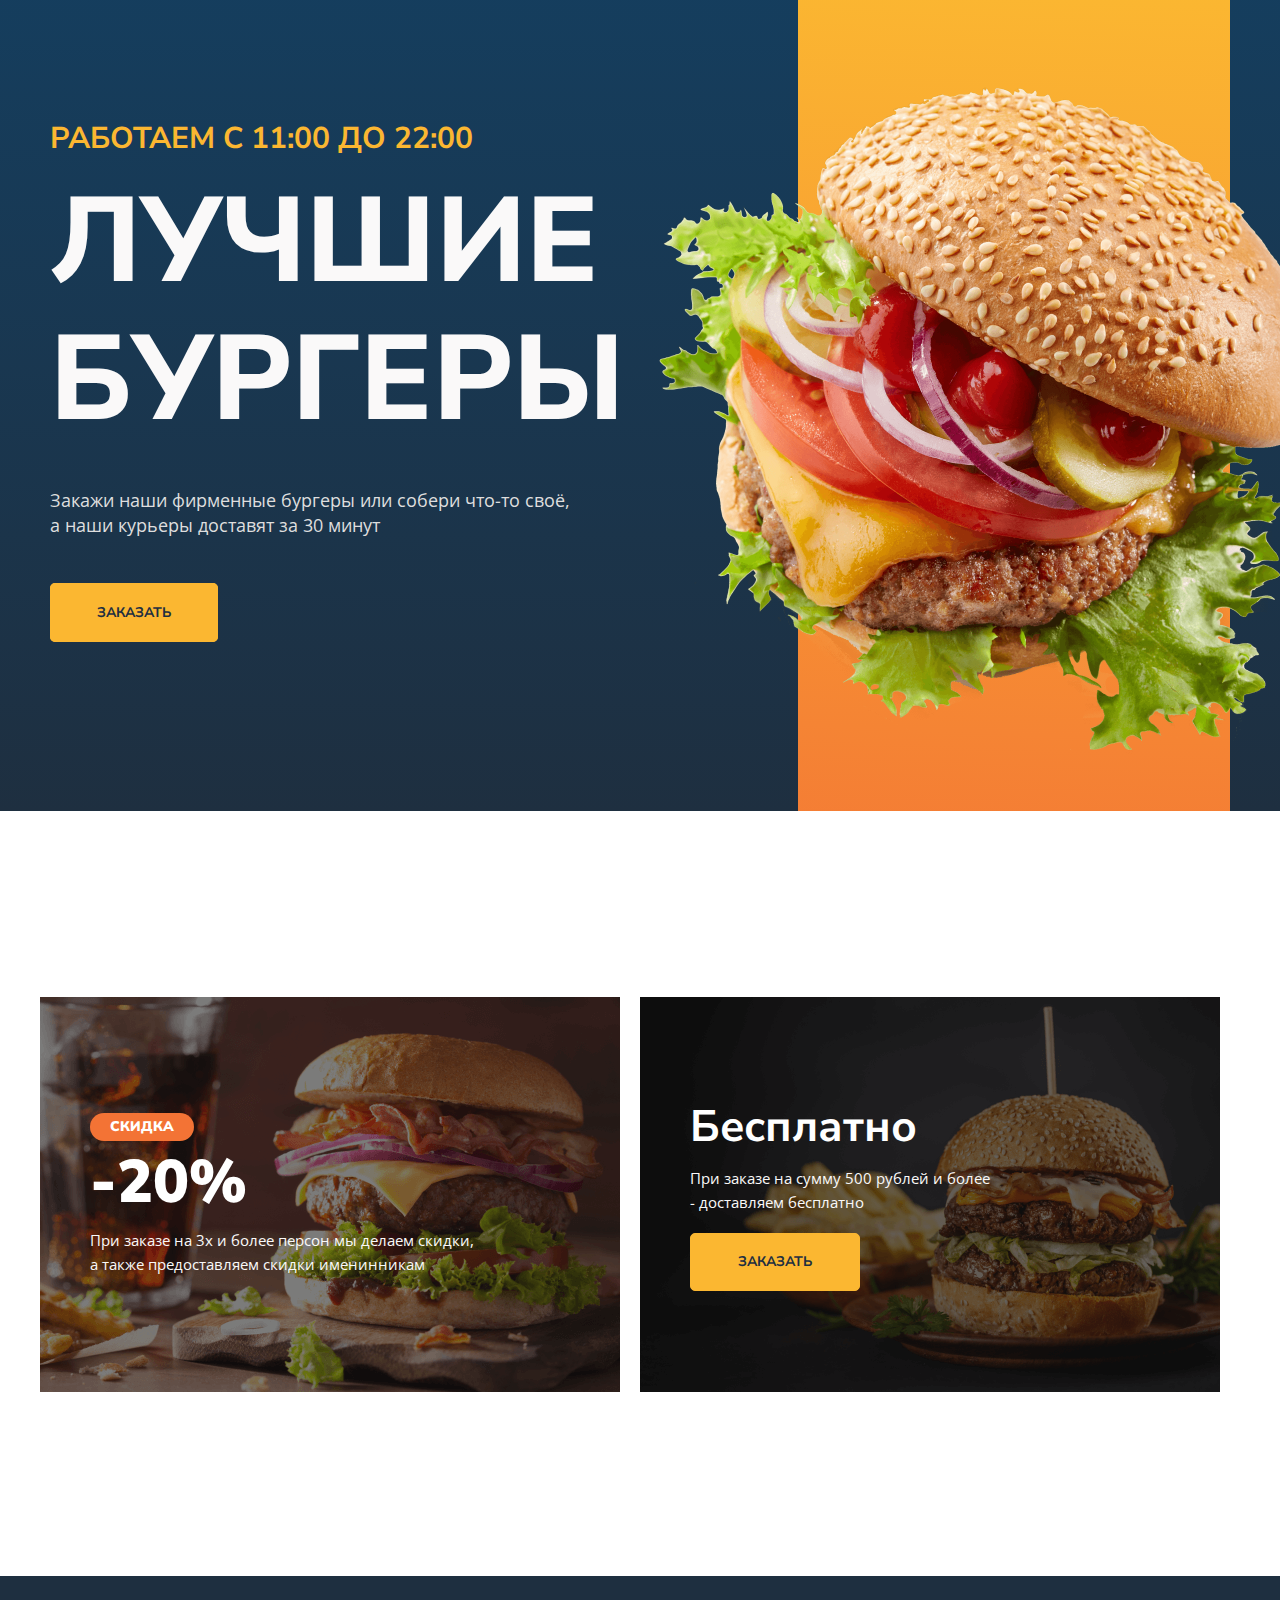
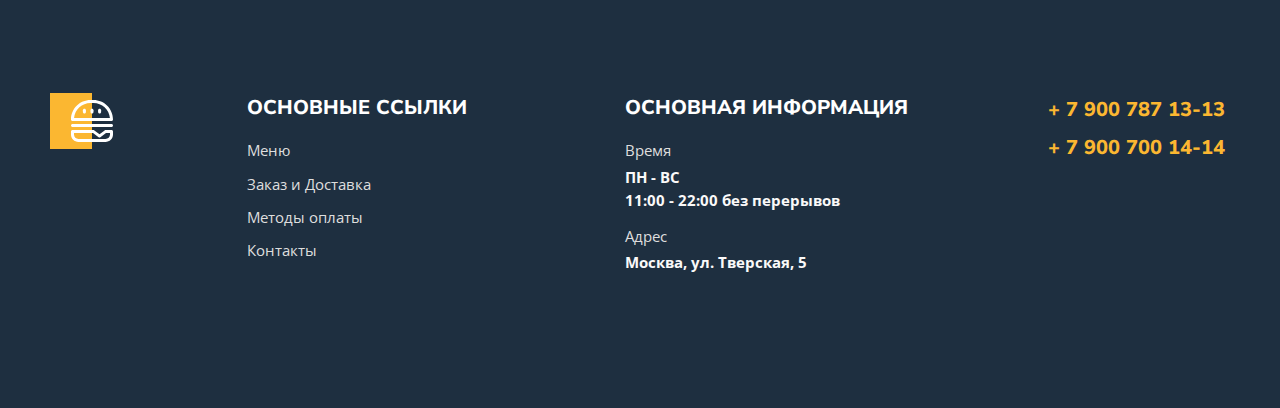
<file: index.html>
<!DOCTYPE html>
<html lang="en">

<head>
	<meta charset="UTF-8">
	<meta http-equiv="X-UA-Compatible" content="IE=edge">
	<meta name="viewport" content="width=device-width, initial-scale=1.0">
	<title>Burger</title>
	<link rel="preconnect" href="https://fonts.googleapis.com">
	<link rel="preconnect" href="https://fonts.gstatic.com" crossorigin>
	<link
		href="https://fonts.googleapis.com/css2?family=Lato:wght@700&family=Nunito+Sans:wght@600;700;800;900&family=Open+Sans:wght@400;600;700&display=swap"
		rel="stylesheet">
	<link rel="stylesheet" href="css/normalize.css">
	<link rel="stylesheet" href="css/main.css">
	<link rel="apple-touch-icon" sizes="512x512" href="image/favicon/android-chrome-512x512.png">
	<link rel="icon" type="image/png" sizes="192x192" href="image/favicon/android-chrome-192x192.png">
	<link rel="icon" sizes="16x16" href="image/favicon/favicon.ico">
	<link rel="apple-touch-icon" sizes="180x180" href="image/favicon/apple-touch-icon.png">
	<link rel="icon" type="image/png" sizes="32x32" href="image/favicon/favicon-32x32.png">
	<link rel="icon" type="image/png" sizes="16x16" href="image/favicon/favicon-16x16.png">
	<link rel="mask-icon" href="image/favicon/safari-pinned-tab.svg" color="#5bbad5">
	<meta name="msapplication-TileColor" content="#da532c">
	<meta name="theme-color" content="#ffffff">
</head>

<body>
	<div class="wrapper">
		<div class="baner">
			<div class="container">
				<div class="baner-row">
					<div class="baner-item">
						<h2 class="baner-subtitle">работаем с 11:00 до 22:00</h2>
						<h1 class="baner-title">Лучшие бургеры</h1>
						<p class="baner-text">Закажи наши фирменные бургеры или собери что-то&nbsp;своё, а&nbsp;наши
							курьеры
							доставят
							за&nbsp;30&nbsp;минут</p>
						<a class="baner-order" href="menu.html">заказать</a>
					</div>
					<div class="baner-img">
						<div class="baner-bg">
							<img src="image/burger.png" alt="">
						</div>
					</div>
				</div>
			</div>
		</div>
		<div class="promo">
			<div class="container container-full">
				<div class="promo-row">
					<div class="promo-left">
						<p class="promo-sale">скидка</p>
						<p class="promo-cost">-20%</p>
						<p class="promo-description">При заказе на 3х и более персон мы делаем скидки, а также
							предоставляем
							скидки
							именинникам</p>
					</div>
					<div class="promo-right">
						<p class="promo-free">Бесплатно</p>
						<p class="promo-description">При заказе на сумму 500 рублей и более - доставляем бесплатно
						</p>
						<a href="menu.html">заказать</a>
					</div>
				</div>
			</div>
		</div>
		<footer class="footer">
			<div class="container">
				<div class="footer-row">
					<div class="footer-top">
						<div class="icon-img">
							<img src="image/icon.svg" alt="">
						</div>
						<div class="footer-phones footer-phones-icon">
							<span class="footer-call">
								<a href="tel:+79007871313 ">+ 7 900 787 13-13</a>
							</span>
							<span class="footer-call">
								<a href="tel:+79007001414">+ 7 900 700 14-14</a>
							</span>
						</div>
					</div>
					<div class="footer-links">
						<h3 class="footer-title">основные ссылки</h3>
						<ul class="footer-list">
							<li class="footer-link">
								<a href="menu.html">Меню</a>
							</li>
							<li class="footer-link">
								<a href="#">Заказ и Доставка</a>
							</li>
							<li class="footer-link">
								<a href="#">Методы оплаты</a>
							</li>
							<li class="footer-link">
								<a href="#">Контакты</a>
							</li>
						</ul>
						<div class="footer-phones footer-phones-links">
							<span class="footer-call">
								<a href="tel:+79007871313 ">+ 7 900 787 13-13</a>
							</span>
							<span class="footer-call">
								<a href="tel:+79007001414">+ 7 900 700 14-14</a>
							</span>
						</div>
					</div>
					<div class="footer-info">
						<h3 class="footer-title">основная информация</h3>
						<ul class="footer-list">
							<li class="footer-link">Время</li>
							<li class="footer-link-bold">
								<span>ПН - ВС</span>
								<span>11:00 - 22:00 без перерывов</span>
							</li>
							<li class="footer-link">Адрес</li>
							<li class="footer-link-bold">Москва, ул. Тверская, 5</li>
						</ul>
					</div>
					<div class="footer-phones">
						<span class="footer-call">
							<a href="tel:+79007871313 ">+ 7 900 787 13-13</a>
						</span>
						<span class="footer-call">
							<a href="tel:+79007001414">+ 7 900 700 14-14</a>
						</span>
					</div>
				</div>
			</div>
		</footer>

	</div>

</body>

</html>
</file>
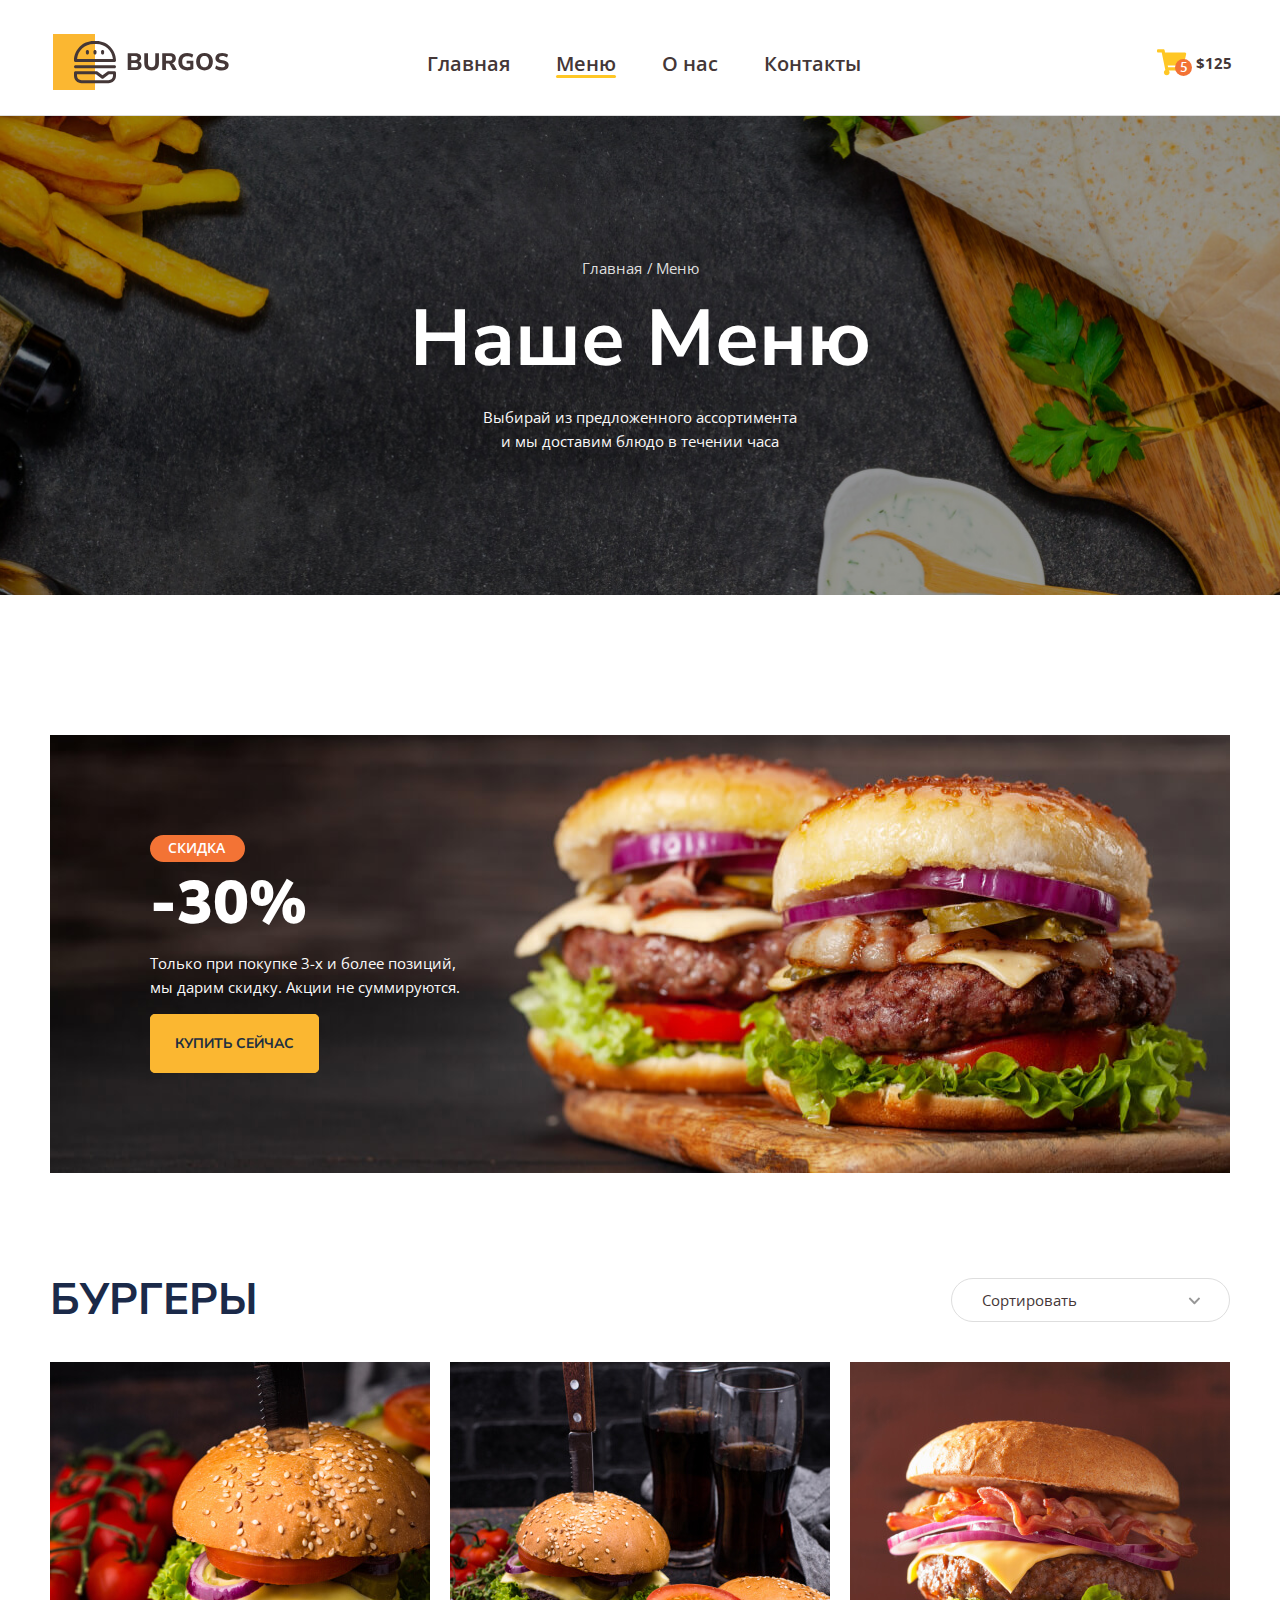
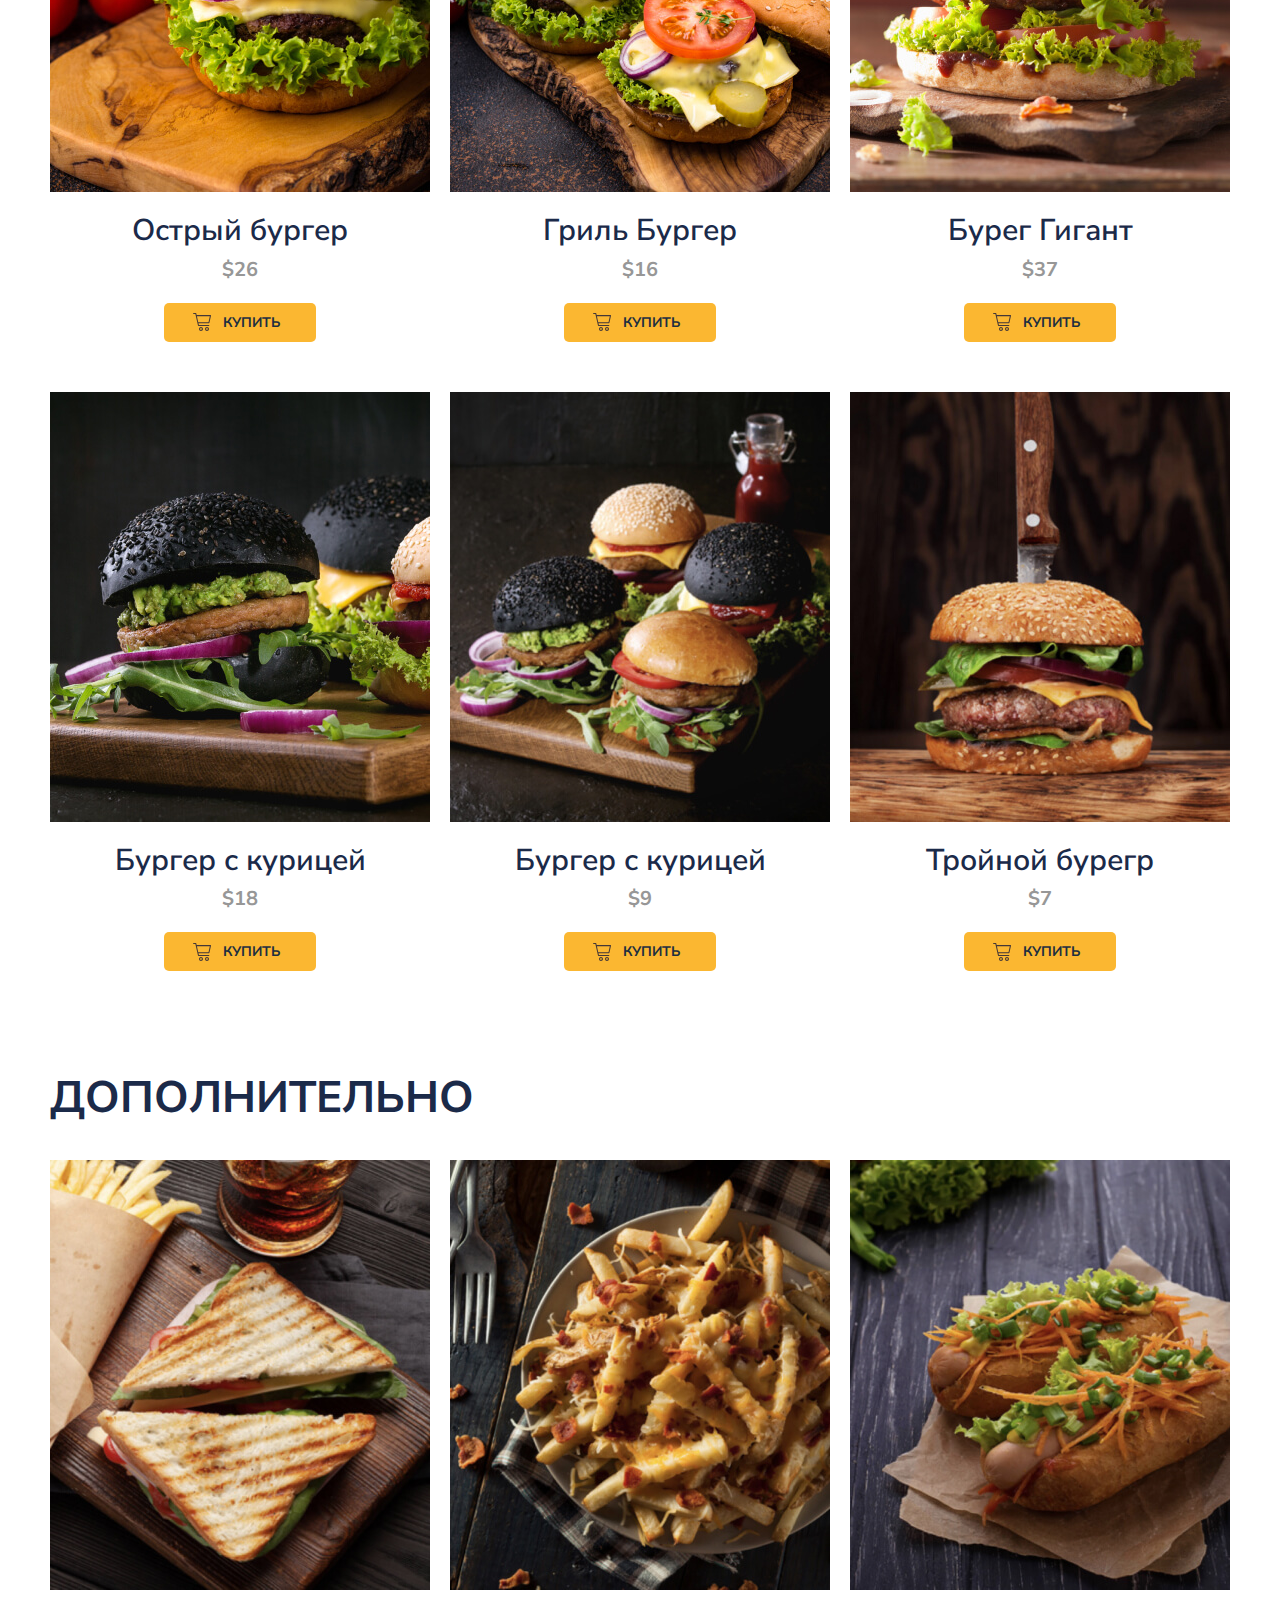
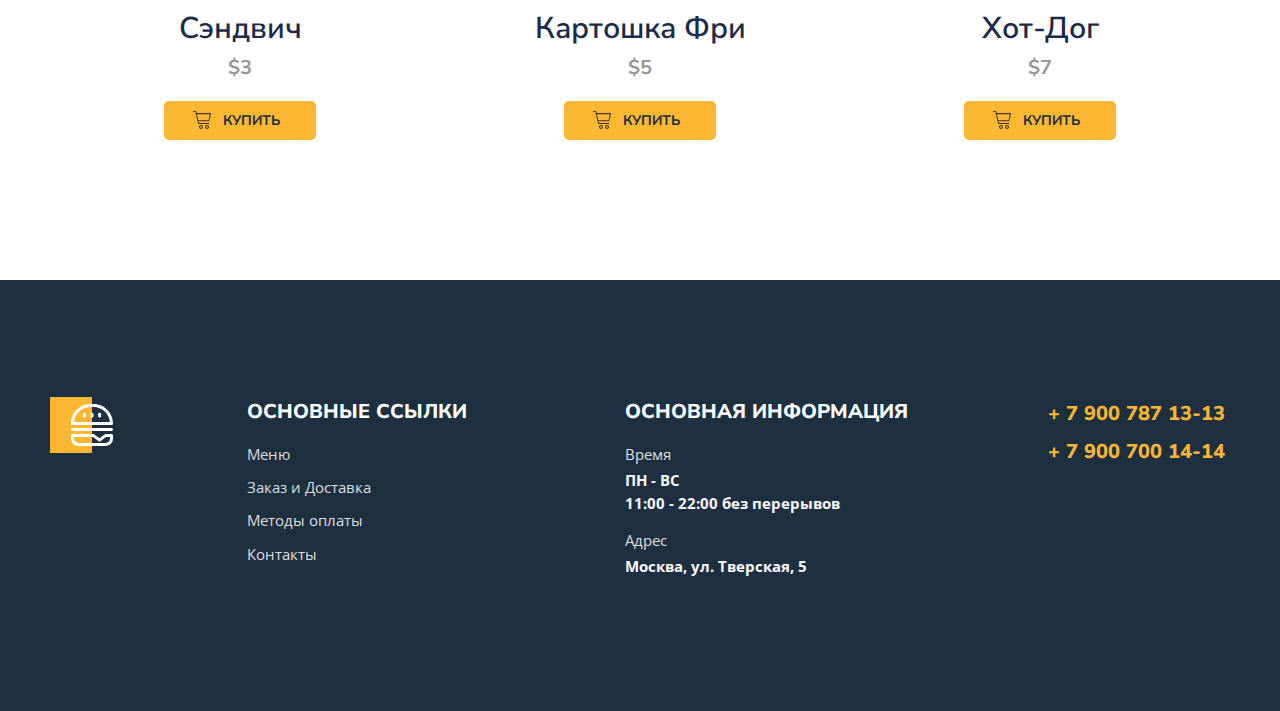
<file: menu.html>
<!DOCTYPE html>
<html lang="ru">

<head>
	<meta charset="UTF-8">
	<meta http-equiv="X-UA-Compatible" content="IE=edge">
	<meta name="viewport" content="width=device-width, initial-scale=1.0">
	<title>Burger</title>
	<link rel="preconnect" href="https://fonts.googleapis.com">
	<link rel="preconnect" href="https://fonts.gstatic.com" crossorigin>
	<link
		href="https://fonts.googleapis.com/css2?family=Lato:wght@700&family=Nunito+Sans:wght@600;700;800;900&family=Open+Sans:wght@400;600;700&display=swap"
		rel="stylesheet">
	<link rel="stylesheet" href="css/normalize.css">
	<link rel="stylesheet" href="css/main.css">
	<link rel="apple-touch-icon" sizes="512x512" href="image/favicon/android-chrome-512x512.png">
	<link rel="icon" type="image/png" sizes="192x192" href="image/favicon/android-chrome-192x192.png">
	<link rel="icon" sizes="16x16" href="image/favicon/favicon.ico">
	<link rel="apple-touch-icon" sizes="180x180" href="image/favicon/apple-touch-icon.png">
	<link rel="icon" type="image/png" sizes="32x32" href="image/favicon/favicon-32x32.png">
	<link rel="icon" type="image/png" sizes="16x16" href="image/favicon/favicon-16x16.png">
	<link rel="mask-icon" href="image/favicon/safari-pinned-tab.svg" color="#5bbad5">
	<meta name="msapplication-TileColor" content="#da532c">
	<meta name="theme-color" content="#ffffff">
</head>

<body>
	<header id="headerTop">
		<div class="container">
			<div class="header">
				<div class="header-burger">
					<button class="burger" onclick="openModal()"></button>
				</div>
				<a href="index.html" class="header-logo"></a>
				<nav>
					<ul class="header-nav">
						<li><a href="index.html">Главная</a></li>
						<li><a href="menu.html" class="active">Меню</a></li>
						<li><a href="#">О нас</a></li>
						<li><a href="#">Контакты</a></li>
					</ul>
				</nav>
				<button type="button" class="button">
					<span class="button-item">
						<img src="image/cart.svg" alt="Корзина">
						<span class="button-count">5</span>
					</span>
					<span class="button-text">$125</span>
				</button>
			</div>
		</div>
	</header>
	<div class="bg">
		<div class="container">
			<ul class="breadcrumbs">
				<li><a href="index.html">Главная</a></li>
				<li><a href="menu.html">Меню</a></li>
			</ul>
			<h1 class="title">Наше Меню</h1>
			<p class="describtion">Выбирай из предложенного ассортимента и мы доставим блюдо в течении часа</p>
		</div>
	</div>
	<main>
		<div class="banner">
			<div class="container">
				<div class="banner-box">
					<h1 class="banner-title">
						<span>скидка</span>
						-30%
					</h1>
					<p class="banner-text">Только при покупке 3-х и более позиций,
						мы дарим скидку. Акции не суммируются.</p>
					<a href="#menuBurger" class="banner-link">купить сейчас</a>
				</div>
			</div>
		</div>
		<section class="menu" id="menuBurger">
			<div class="container">
				<div class="menu-header">
					<h2 class="menu-title">Бургеры</h2>
					<select class="menu-select">
						<option value="">Сортировать</option>
						<option value="up">По возрастанию</option>
						<option value="down">По убыванию</option>
					</select>
				</div>
				<div class="menu-grid">
					<div class="menu-grid-item">
						<div class="menu-grid-cover">
							<img src="image/menu/01.jpg" alt="Острый бургер">
						</div>
						<p class="menu-grid-title">Острый бургер</p>
						<p class="menu-grid-price">$26</p>
						<button type="button" class="menu-grid-btn">
							<span class="menu-grid-icon"></span>
							<span class="menu-grid-text">купить</span>
						</button>
					</div>
					<div class="menu-grid-item">
						<div class="menu-grid-cover">
							<img src="image/menu/02.jpg" alt="Гриль Бургер">
						</div>
						<p class="menu-grid-title">Гриль Бургер</p>
						<p class="menu-grid-price">$16</p>
						<button type="button" class="menu-grid-btn">
							<span class="menu-grid-icon"></span>
							<span class="menu-grid-text">купить</span>
						</button>
					</div>
					<div class="menu-grid-item">
						<div class="menu-grid-cover">
							<img src="image/menu/03.jpg" alt="Бурег Гигант">
						</div>
						<p class="menu-grid-title">Бурег Гигант</p>
						<p class="menu-grid-price">$37</p>
						<button type="button" class="menu-grid-btn">
							<span class="menu-grid-icon"></span>
							<span class="menu-grid-text">купить</span>
						</button>
					</div>
					<div class="menu-grid-item">
						<div class="menu-grid-cover">
							<img src="image/menu/04.jpg" alt="Бургер с курицей">
						</div>
						<p class="menu-grid-title">Бургер с курицей</p>
						<p class="menu-grid-price">$18</p>
						<button type="button" class="menu-grid-btn">
							<span class="menu-grid-icon"></span>
							<span class="menu-grid-text">купить</span>
						</button>
					</div>
					<div class="menu-grid-item">
						<div class="menu-grid-cover">
							<img src="image/menu/05.jpg" alt="Бургер с курицей">
						</div>
						<p class="menu-grid-title">Бургер с курицей</p>
						<p class="menu-grid-price">$9</p>
						<button type="button" class="menu-grid-btn">
							<span class="menu-grid-icon"></span>
							<span class="menu-grid-text">купить</span>
						</button>
					</div>
					<div class="menu-grid-item">
						<div class="menu-grid-cover">
							<img src="image/menu/06.jpg" alt="Тройной бурегр">
						</div>
						<p class="menu-grid-title">Тройной бурегр</p>
						<p class="menu-grid-price">$7</p>
						<button type="button" class="menu-grid-btn">
							<span class="menu-grid-icon"></span>
							<span class="menu-grid-text">купить</span>
						</button>
					</div>
				</div>
			</div>
		</section>
		<section class="menu menu-other">
			<div class="container">
				<div class="menu-additional">
					<h2 class="menu-title">Дополнительно</h2>
				</div>
				<div class="menu-grid">
					<div class="menu-grid-item">
						<div class="menu-grid-cover other">
							<img src="image/menu/07.jpg" alt="Сэндвич">
						</div>
						<p class="menu-grid-title">Сэндвич</p>
						<p class="menu-grid-price">$3</p>
						<button type="button" class="menu-grid-btn">
							<span class="menu-grid-icon"></span>
							<span class="menu-grid-text">купить</span>
						</button>
					</div>
					<div class="menu-grid-item">
						<div class="menu-grid-cover other">
							<img src="image/menu/08.jpg" alt="Картошка Фри">
						</div>
						<p class="menu-grid-title">Картошка Фри</p>
						<p class="menu-grid-price">$5</p>
						<button type="button" class="menu-grid-btn">
							<span class="menu-grid-icon"></span>
							<span class="menu-grid-text">купить</span>
						</button>
					</div>
					<div class="menu-grid-item">
						<div class="menu-grid-cover other">
							<img src="image/menu/09.jpg" alt="Хот-Дог">
						</div>
						<p class="menu-grid-title">Хот-Дог</p>
						<p class="menu-grid-price">$7</p>
						<button type="button" class="menu-grid-btn">
							<span class="menu-grid-icon"></span>
							<span class="menu-grid-text">купить</span>
						</button>
					</div>
				</div>
			</div>
		</section>
	</main>
	<footer class="footer">
		<div class="container">
			<div class="footer-row">
				<div class="footer-top">
					<div class="icon-img">
						<img src="image/icon.svg" alt="">
					</div>
					<div class="footer-phones footer-phones-icon">
						<span class="footer-call">
							<a href="tel:+79007871313 ">+ 7 900 787 13-13</a>
						</span>
						<span class="footer-call">
							<a href="tel:+79007001414">+ 7 900 700 14-14</a>
						</span>
					</div>
				</div>
				<div class="footer-links">
					<h3 class="footer-title">основные ссылки</h3>
					<ul class="footer-list">
						<li class="footer-link">
							<a href="menu.html">Меню</a>
						</li>
						<li class="footer-link">
							<a href="#">Заказ и Доставка</a>
						</li>
						<li class="footer-link">
							<a href="#">Методы оплаты</a>
						</li>
						<li class="footer-link">
							<a href="#">Контакты</a>
						</li>
					</ul>
					<div class="footer-phones footer-phones-links">
						<span class="footer-call">
							<a href="tel:+79007871313 ">+ 7 900 787 13-13</a>
						</span>
						<span class="footer-call">
							<a href="tel:+79007001414">+ 7 900 700 14-14</a>
						</span>
					</div>
				</div>
				<div class="footer-info">
					<h3 class="footer-title">основная информация</h3>
					<ul class="footer-list">
						<li class="footer-link">Время</li>
						<li class="footer-link-bold">
							<span>ПН - ВС</span>
							<span>11:00 - 22:00 без перерывов</span>
						</li>
						<li class="footer-link">Адрес</li>
						<li class="footer-link-bold">Москва, ул. Тверская, 5</li>
					</ul>
				</div>
				<div class="footer-phones">
					<span class="footer-call">
						<a href="tel:+79007871313 ">+ 7 900 787 13-13</a>
					</span>
					<span class="footer-call">
						<a href="tel:+79007001414">+ 7 900 700 14-14</a>
					</span>
				</div>
			</div>
		</div>
	</footer>
	<a href="#headerTop" class="button-up hidden" id="btnUp">Наверх</a>
	<div class="modal" id="modal">
		<ul class="header-nav">
			<li><a href="index.html">Главная</a></li>
			<li><a href="menu.html" class="active">Меню</a></li>
			<li><a href="#">О нас</a></li>
			<li><a href="#">Контакты</a></li>
		</ul>
		<button class="burger-close" onclick="closeModal()"></button>
	</div>
	<script src="js/main.js"></script>
</body>

</html>
</file>
<file: css/main.css>
body {
	font-family: 'Nunito Sans', sans-serif;
}

a {
	transition: 0.2s;
}

header {
	border-bottom: 1px solid #DEDEDE;
}

.container {
	max-width: 1180px;
	margin: 0 auto;
	padding: 0px 15px 0px 15px;
}

.header {
	font-family: 'Open Sans', sans-serif;
	display: flex;
	align-items: center;
	justify-content: space-between;
	padding: 26px 0 25px 0;
}

.header-logo {
	display: block;
	background: url(../image/logo.svg) 100% 120%/176px 58px no-repeat;
	width: 179px;
	height: 64px;
	flex: 0 0 auto;
}

nav {
	flex: 1 0 auto;
}

.header-nav {
	display: flex;
	justify-content: left;
	list-style-type: none;
	padding: 0;
	max-width: 531px;
	margin: 14px auto 0px;
	gap: 46px;
}

.header-nav a {
	font-size: 20px;
	font-weight: 600;
	text-decoration: none;
	color: #443737;
}

.header-nav a:hover {
	color: #FFC725;
}

.header-nav a.active::after {
	content: "";
	width: 100%;
	height: 3px;
	border-radius: 1.5px;
	background-color: transparent;
	display: block;
}

.header-nav a.active::after {
	background-color: #FFC725;
}

.button {
	display: flex;
	align-items: center;
	background-color: transparent;
	border: none;
	padding: 0;
	gap: 10px;
	cursor: pointer;
}

.button-item {
	position: relative;
	top: 6px;
	left: 1px;
}

.button-count {
	font-family: 'Lato', sans-serif;
	font-weight: 700;
	font-size: 13px;
	color: #ffffff;
	position: absolute;
	bottom: 3px;
	right: -5px;
	width: 17px;
	height: 17px;
	line-height: 1.3;
	border-radius: 100%;
	background-color: #F37335;
}

.button-text {
	display: inline-block;
	margin: 11px -2px 0px 0px;
	font-size: 15px;
	font-weight: 700;
	color: #443737;
}

.bg {
	font-family: 'Open Sans', sans-serif;
	text-align: center;
	color: #ffffff;
	background: url(..//image/bg.jpg) center/cover no-repeat;
	padding: 142px 0;
	margin: 0px 0px 140px 0px;
}

.breadcrumbs {
	padding-left: 0;
	margin-top: 1px;
	display: flex;
	justify-content: center;
	align-items: center;
	list-style-type: none;
	gap: 8px;
}

.breadcrumbs a {
	text-decoration: none;
	font-weight: 400;
	font-size: 15px;
	color: #DEDEDE;
}

.breadcrumbs a:hover {
	color: #FFC725;
}

.breadcrumbs a::before {
	content: "/";
	position: relative;
	left: -3px;
	pointer-events: none;
}

.breadcrumbs a:hover::before {
	color: #DEDEDE;
}

.breadcrumbs li:first-child a::before {
	display: none;
}

.title {
	font-family: 'Nunito Sans', sans-serif;
	font-weight: 700;
	font-size: 79px;
	color: #FFFFFF;
	margin: 17px 0 20px 0;
}

.describtion {
	font-weight: 400;
	font-size: 15px;
	line-height: 1.6;
	max-width: 320px;
	margin: 0 auto;
	color: #FAF9F9;
}

.banner-box {
	background: url(../image/banner.jpg) 0 center /cover no-repeat;
	text-align: left;
	padding: 100px 0px 120px 100px;

}

.banner-title span {
	display: block;
	text-align: center;
	font-family: 'Open Sans', sans-serif;
	text-transform: uppercase;
	font-weight: 600;
	font-size: 14px;
	background-color: #F37335;
	max-width: 92px;
	padding: 4px 3px 5px 0px;
	line-height: 18px;
	border-radius: 14px;
	margin: 0px 0px 7px 0px;
}

.banner-title {
	font-family: 'Nunito Sans', sans-serif;
	font-weight: 900;
	font-size: 60px;
	color: #FFFFFF;
	margin: 0px 0px 0px 0px;
}

.banner-text {
	font-family: 'Open Sans', sans-serif;
	font-weight: 400;
	font-size: 15px;
	color: #FAF9F9;
	max-width: 323px;
	line-height: 24px;
	margin: 13px 0px 35px 0px;
}

.banner-link {
	font-family: 'Nunito Sans', sans-serif;
	list-style-type: none;
	text-decoration: none;
	font-weight: 700;
	font-size: 14px;
	width: 170px;
	text-transform: uppercase;
	color: #1E2F40;
	background-color: #FBB731;
	border-radius: 5px;
	padding: 19px 24px;
	border: 1px solid #FBB731;
	transition: 0.2s;
}

.banner-link:hover {
	background-color: transparent;
	color: #FFFFFF;
}

.menu {
	margin: 66px 0px 100px 0px;
}

.menu-header {
	display: flex;
	align-items: center;
	justify-content: space-between;
}

.menu-title {
	font-family: 'Nunito Sans', sans-serif;
	font-weight: 700;
	font-size: 44px;
	text-transform: uppercase;
	color: #1B2A49;
}

.menu-select {
	font-family: 'Open Sans', sans-serif;
	font-weight: 400;
	font-size: 15px;
	line-height: 24px;
	color: #443737;
	border: 1px solid #DEDEDE;
	padding: 9px 30px;
	border-radius: 22px;
	-webkit-appearance: none;
	-moz-appearance: none;
	appearance: none;
	flex-basis: 279px;
	background: url(..//image/arrow.svg) 89.3% center/12.79px 7.75px no-repeat;
}

.menu-grid {
	display: grid;
	grid-template-columns: repeat(3, 1fr);
	gap: 20px;
	margin: 0px 0px 72px 0px;
}

.menu-grid-item {
	font-family: 'Nunito Sans', sans-serif;
	text-align: center;
}

.menu-grid-cover {
	width: 100%;
	height: 430px;
	position: relative;
	overflow: hidden;
}

.menu-grid-cover img {
	position: absolute;
	top: 50%;
	left: 50%;
	transform: translate(-50%, -50%);
	-o-object-fit: cover;
	object-fit: cover;
	width: 100%;
	height: 430px;
}

.menu-grid-title {
	font-weight: 600;
	font-size: 30px;
	color: #1B2A49;
	margin: 22px 0px 9px 0px;
}

.menu-grid-price {
	font-weight: 700;
	font-size: 20px;
	color: #979797;
	margin: 0px 0px 22px 0px;
}

.menu-grid-btn {
	border: none;
	background: url(../image/cart-menu.svg) 22% center/18px 18px no-repeat;
	background-color: #FBB731;
	width: 152px;
	border-radius: 5px;
	padding: 10px 30px 10px 52px;
	margin: 0px 0px 30px 0px;
	transition: 0.2s;
}

.menu-grid-btn:hover {
	background-color: #F37335;
	cursor: pointer;
}

.menu-grid-text {
	font-weight: 700;
	font-size: 14px;
	line-height: 18px;
	text-transform: uppercase;
	color: #1E2F40;
}

main {
	padding: 0px 0px 10px 0px;
}

.menu-additional {
	margin: -28px 0px 0px 0px;
}

.footer {
	font-family: 'Nunito Sans', sans-serif;
	background-color: #1E2F40;
}

.footer-row {
	display: flex;
	justify-content: space-between;
}

.footer-top {
	margin: 117px 0px 230px 0px;
}

.icon-img {
	max-width: 63px;
	max-height: 56px;
}

.footer-links {
	margin: 120px 0px 119px 0px;
	padding: 0px 24px 0px 0px;
}

.footer-title {
	font-weight: 800;
	font-size: 20px;
	color: #FFFFFF;
	text-transform: uppercase;
	margin: 0px 0px 12px 0px;
}

.footer-list {
	font-family: 'Open Sans', sans-serif;
	list-style-type: none;
	color: #DEDEDE;
	padding: 11px 0px;
	margin: 0px;
}

.footer-link {
	margin: 0px 0px 16px 0px;
	text-decoration: none;
	font-weight: 400;
	font-size: 15px;
}

.footer-link a {
	font-family: 'Open Sans', sans-serif;
	list-style-type: none;
	color: #DEDEDE;
	padding: 11px 0px;
	margin: 0px;
	text-decoration: none;
}

.footer-link a:hover {
	color: #FBB731;
}

.footer-info {
	margin: 120px 0px 106px 0px;
	padding: 0px 6px 0px 0px;
}

.footer-link-bold {
	display: flex;
	flex-direction: column;
	font-family: 'Open Sans', sans-serif;
	font-weight: 700;
	font-size: 15px;
	color: #FAF9F9;
	margin: -7px 0px 19px 0px;
}

.footer-link-bold span:first-child {
	padding: 0px;
	margin: 0px 0px 6px 0px;
}

.footer-phones {
	display: flex;
	flex-direction: column;
	margin: 122px 5px 151px 0px;
}

.footer-call {
	margin: 0px 0px 15px 0px;
}

.footer-call a {
	text-decoration: none;
	font-weight: 800;
	font-size: 20px;
	color: #FBB731;
}

.footer-call a:hover {
	color: #FFFFFF;
}

.footer-phones-links {
	display: none;
}

.footer-phones-icon {
	display: none;
}

.button-up {
	background-color: #FBB731;
	font-size: 14px;
	line-height: 18px;
	text-transform: uppercase;
	color: #1E2F40;
	text-decoration: none;
	padding: 5px 20px;
	position: fixed;
	bottom: 20px;
	right: 20px;
	border-radius: 5px;
	transition: 1s;
}

.button-up:hover {
	background-color: #F37335;
}

.button-up.hidden {
	opacity: 0;
}

.button-up.visible {
	opacity: 1;
}

/* Modal burger */

.burger {
	height: 34px;
	width: 34px;
	background: url(../image/burger.svg) 0 center/contain no-repeat;
	background-color: transparent;
	border: none;
	cursor: pointer;
}

.modal {
	background-color: #fff8dc;
	max-width: 500px;
	text-align: center;
	position: absolute;
	top: -400px;
	left: 0;
	right: 0;
	margin: 20px auto 0;
	padding: 40px 30px;
	box-sizing: border-box;
	transition: .5s;
}

.modal .header-nav {
	display: flex;
	flex-direction: column;
	align-items: center;
	gap: 23px;
	margin: 0px 0px 0px 0px;
}

.burger-close {
	height: 22px;
	width: 22px;
	background: url(../image/close.svg) 0 0/contain no-repeat;
	background-color: transparent;
	border: none;
	position: absolute;
	top: 20px;
	right: 20px;
	cursor: pointer;
}

/* styles index */

.wrapper {
	overflow: hidden;
}

.baner {
	background: linear-gradient(180deg, #0C4C7B -100%, #1E2F40 100%);
}

.container {
	max-width: 1180px;
	margin: 0 auto;
}

.baner-row {
	display: flex;
	justify-content: space-between;
	position: relative;
}

.baner-item {
	padding: 122px 0px 190px 0px;
}

.baner-subtitle {
	font-weight: 700;
	font-size: 30px;
	color: #FBB731;
	text-transform: uppercase;
	margin: 0px 0px 16px 0px;
}

.baner-title {
	font-weight: 800;
	font-size: 120px;
	text-transform: uppercase;
	color: #FAF9F9;
	max-width: 580px;
	margin: 0px 0px 39px 0px;
}

.baner-text {
	font-family: 'Open Sans', sans-serif;
	font-weight: 400;
	font-size: 18px;
	color: #DEDEDE;
	max-width: 550px;
	margin: 0px 0px 65px 0px;
	line-height: 140%;
}

.baner-order {
	list-style-type: none;
	background-color: #FBB731;
	text-align: center;
	border-radius: 5px;
	max-width: 79px;
	padding: 19px 46px;
	font-weight: 700;
	font-size: 14px;
	text-transform: uppercase;
	text-decoration: none;
	color: #1E2F40;
	border: 1px solid #FBB731;
}

.baner-order:hover {
	background-color: transparent;
	color: #ffffff;
}

.baner-img {
	flex-grow: 1;
	display: flex;
	justify-content: flex-end;
	position: relative;
}

.baner-bg {
	width: 432px;
	height: 100%;
	background: linear-gradient(2.42deg, #F37335 -19.6%, #FBB731 100.79%, #FDC830 100.79%);
}

.baner-img img {
	width: 829px;
	position: absolute;
	top: -50px;
	right: -173px;
}

.promo-row {
	display: flex;
	justify-content: space-between;
	margin: 0px 0px 154px -10px;
}

.promo a {
	color: #1E2F40;
	background-color: #FBB731;
	border-radius: 5px;
	text-decoration: none;
	padding: 20px 47px;
	display: inline-block;
	text-transform: uppercase;
	font-size: 14px;
	font-weight: 700;
	border: 1px solid #FBB731;
}

.promo a:hover {
	background-color: transparent;
	color: #ffffff;
}

.promo-left,
.promo-right {
	flex: 0 0 49.6%;
	box-sizing: border-box;
	color: #fff;
	background-size: cover;
	background-position: center;
}

.promo {
	padding: 186px 0 15px 0;
}

.promo-left {
	background: url(../image/promo_left.png) no-repeat;
	padding: 116px 50px;
}

.promo-right {
	background: url(../image/promo_right.png) no-repeat;
	padding: 105px 50px;
}

.promo-sale {
	display: inline-block;
	font-size: 14px;
	font-weight: 900;
	color: #fff;
	background-color: #F37335;
	padding: 6px 20px;
	border-radius: 14px;
	text-transform: uppercase;
	margin: 0px 0px 7px 0px;
}

.promo-cost {
	font-size: 60px;
	font-weight: 900;
	margin: 0px 0px -4px 0px;
}

.promo-description {
	color: #FAF9F9;
	font-family: 'Open Sans', sans-serif;
	font-size: 15px;
	line-height: 24px;
}

.promo-left .promo-description {
	max-width: 392px;
}

.promo-right .promo-description {
	max-width: 300px;
	margin: 0px 0px 19px 0px;
}

.promo-free {
	font-size: 44px;
	font-weight: 700;
	margin: 0px 0px 13px 0px;
}

/*  Responsive  */

@media (max-width:1201px) {
	.baner-title {
		font-size: 112px;
	}

	.baner-img img {
		width: 800px;
	}
}

@media (max-width:1112px) {
	.baner-title {
		font-size: 100px;
	}

	.baner-img img {
		width: 740px;
	}
}


@media (max-width: 1000px) {

	.header {
		padding: 26px 0px 17px 0px;
		gap: 100px;
	}

	.header-logo {
		width: 150px;
		height: 47.81px;
		background-size: contain;
	}

	.header-nav {
		gap: 22px;
	}

	.button {
		margin: 0px 2px 9px 0px;
	}

	.bg {
		margin: 0px 0px 33px 0px;
	}

	.title {
		margin: 18px 0px 20px 11px;
	}

	.banner-box {
		background-position: -80px center;
		padding: 100px 40px 120px 40px;
	}

	.menu {
		margin: 45px 0px 100px 0px;
	}

	.menu-grid {
		grid-template-columns: repeat(2, 1fr);
		gap: 20px 15px;
		margin: 0px 0px 62px 0px;
	}

	.menu-other {
		height: 702px;
		overflow: hidden;
	}

	.menu-other .menu-grid {
		display: flex;
		width: auto;
		overflow-x: scroll;
		overflow-y: hidden;
		padding-bottom: 500px;
	}

	.menu-other .menu-grid-item {
		flex: 0 0 281px;
	}

	.other {
		height: 430px;
		width: 380px;
	}

	.menu-other .menu-grid-cover img {
		height: 100%;
	}

	.footer-row {
		gap: 50px;
	}

	.footer-phones {
		display: none;
		margin: -19px 0px 0px 140px;
	}

	.footer-phones-links {
		display: flex;
		flex-direction: column;
		margin: 0px 0px 0px 0px;
	}

	.baner-item {
		padding: 44px 0px 122px 0px;
	}

	.baner-subtitle {
		font-size: 22px;
		margin: 0px 0px 12px 0px;
	}

	.baner-title {
		font-size: 86px;
		margin: 0px 0px 24px 0px;
	}

	.baner-text {
		font-size: 14px;
		max-width: 405px;
		margin: 0px 0px 50px 0px;
	}

	.baner-order {
		padding: 15px 37px;
	}

	.baner-bg {
		width: 198px;
	}

	.baner-img img {
		height: 516px;
		width: 496px;
		top: 98px;
		right: -137px;
	}
}

@media (min-width: 866px) {
	.header-burger {
		display: none;
	}
}

@media (max-width: 865px) {
	.header {
		gap: 21px;
	}

	.header-logo {
		flex: 1 0 auto;
		background-position: 0 center;
	}

	nav {
		display: none;
	}

	.promo-left {
		padding: 44px 30px 44px 30px;
		background-size: 362px 298px;
	}

	.promo-right {
		background-size: 362px 298px;
		padding: 60px 30px;
	}

	.promo-right .promo-description {
		margin: 10px 0px 15px 0px;
	}

	.promo a {
		padding: 17.24px 40.11px;
	}

	.promo-cost {
		margin: 3px 0px 8px 0px;
	}
}

@media (max-width:737px) {
	.footer-row {
		flex-direction: column;
		padding: 61px 0px 31px 0px;
		gap: 5px 0px;
	}

	.footer-top {
		display: flex;
		justify-content: space-between;
		text-align: center;
		margin: 0px 0px 0px 0px;
	}

	.icon-img {
		max-width: none;
		max-height: none;
	}

	.footer-links {
		margin: 0px 0px 13px 0px;
	}

	.footer-info {
		margin: 0px 0px 0px 0px;
	}

	.footer-phones {
		display: none;
	}

	.footer-phones-icon {
		display: flex;
		flex: 0 0 auto;
		align-self: end;
		gap: 15px 0px;
		margin: 0px 0px 41px 52px;
	}

	.footer-call {
		margin: 0px 0px 0px 0px;
	}

	.footer-title {
		font-size: 18px;
	}

	.baner-row {
		display: block;
	}

	.baner-item {
		padding: 48px 0px 183px 0px;
	}

	.baner-img img {
		width: 398px;
		height: 397px;
		top: -290px;
	}

	.baner-subtitle {
		font-size: 14px;
		margin: 0px 0px 17px 0px;
	}

	.baner-title {
		font-size: 58px;
		margin: 0px 0px 29px 0px;
	}

	.baner-text {
		font-size: 13px;
	}

	.baner-order {
		font-size: 13px;
		padding: 15px 39px;
	}

	.promo {
		margin: 105px 0px 140px 0px;
		padding: 0px;
	}

	.promo-row {
		margin: 0px 0px 0px 0px;
	}

	.promo-left {
		background-size: cover;
		overflow: hidden;
		padding: 40px 15px 56px 15px;
	}

	.promo-sale {
		padding: 5px 21px;
	}

	.promo-cost {
		font-size: 55px;
		margin: 4px 0px 2px 0px;
	}

	.promo-description {
		font-size: 13px;
		margin: 0px 0px 0px 0px;
	}

	.promo-right {
		background-size: cover;
		overflow: hidden;
		padding: 41px 12px 45px 12px;
	}

	.promo-free {
		font-size: 39px;
	}

	.promo-right .promo-description {
		font-size: 15px;
		margin: 17px 0px 22px 0px;
	}

	.promo a {
		font-size: 13px;
		padding: 18px 32px;
	}
}

@media(max-width:602px) {
	.promo-row {
		flex-direction: column;
		gap: 22px;
		margin: 0px;
	}
}

@media (max-width:567px) {

	.header-logo {
		width: 116px;
		height: 37px;
	}

	.breadcrumbs a {
		font-size: 14px;
	}

	.title {
		font-size: 38px;
		margin: 27px 0px 14px 0px;
	}

	.describtion {
		font-size: 12px;
	}

	.bg {
		padding: 55px 0px 56px 0px;
	}

	.banner-box {
		background-position: 17% center;
		padding: 35px 28px 54px 15px;
	}

	.banner-title {
		margin: 0px 0px 14px 0px;
	}

	.banner-title span {
		margin: 0px 0px 8px 0px;
	}

	.banner-text {
		max-width: 247px;
		margin: 10px 0px 33px 0px;
	}

	.banner-link {
		padding: 18px 26px;
	}

	.menu {
		margin: 56px 0px 63px 0px;
	}

	.menu-header {
		margin: 5px 0px 32px 0px;
	}

	.menu-title {
		font-size: 27px;
		margin: 0px 0px 0px 0px;
	}

	.menu-select {
		padding: 8px 14px;
		flex-basis: 136px;
		font-size: 12px;
		cursor: pointer;
		background-position: 91.3% 60%;
	}

	.menu-grid {
		gap: 24px 12px;
		margin: 0px 0px 0px 0px;
	}


	.menu-grid-cover {
		width: 100%;
		height: 57vw;
	}

	.menu-additional {
		margin: 0px 0px 36px 0px;
	}

	.menu-grid-cover img {
		width: 100%;
		height: 100%;
	}

	.menu-grid-title {
		font-size: 16px;
		margin: 7px 0px 9px 0px;
	}

	.menu-grid-price {
		font-size: 16px;
		margin: 0px 0px 11px 0px;
	}

	.menu-grid-btn {
		width: 129px;
		padding: 10px 21px 10px 43px;
		margin: 0px 0px 0px 0px;
	}

	.menu-other .menu-grid-item {
		flex: 0 0 200px;
	}

	.menu-other {
		height: 110vw;
		margin: 50px 0px 46px 0px;
	}

	.other {
		height: 57vw;
	}
}

@media(max-width:429px) {
	.container-full {
		margin: 0px;
		padding: 0px;
	}

	.baner-img img {
		width: 298px;
		height: 297px;
		top: -217px;
		right: -80px;
	}

	.promo-description {
		font-size: 13px;
	}

	.promo {
		margin: 95px 0px 60px 0px;
	}
}

@media(max-width: 361px) {

	.menu-other .menu-grid-item {
		flex: 0 0 131px;
	}
}

@media(max-width:321px) {
	.breadcrumbs {
		margin: 0px 0px 0px 0px;
	}

	.menu-header {
		gap: 21px;
	}

	.menu-grid-title {
		font-size: 13px;
		margin: 9px 0px 8px 0px;
	}

	.baner-img img {
		width: 298px;
		height: 303px;
		top: -220px;
		right: -98px;
	}
}
</file>
